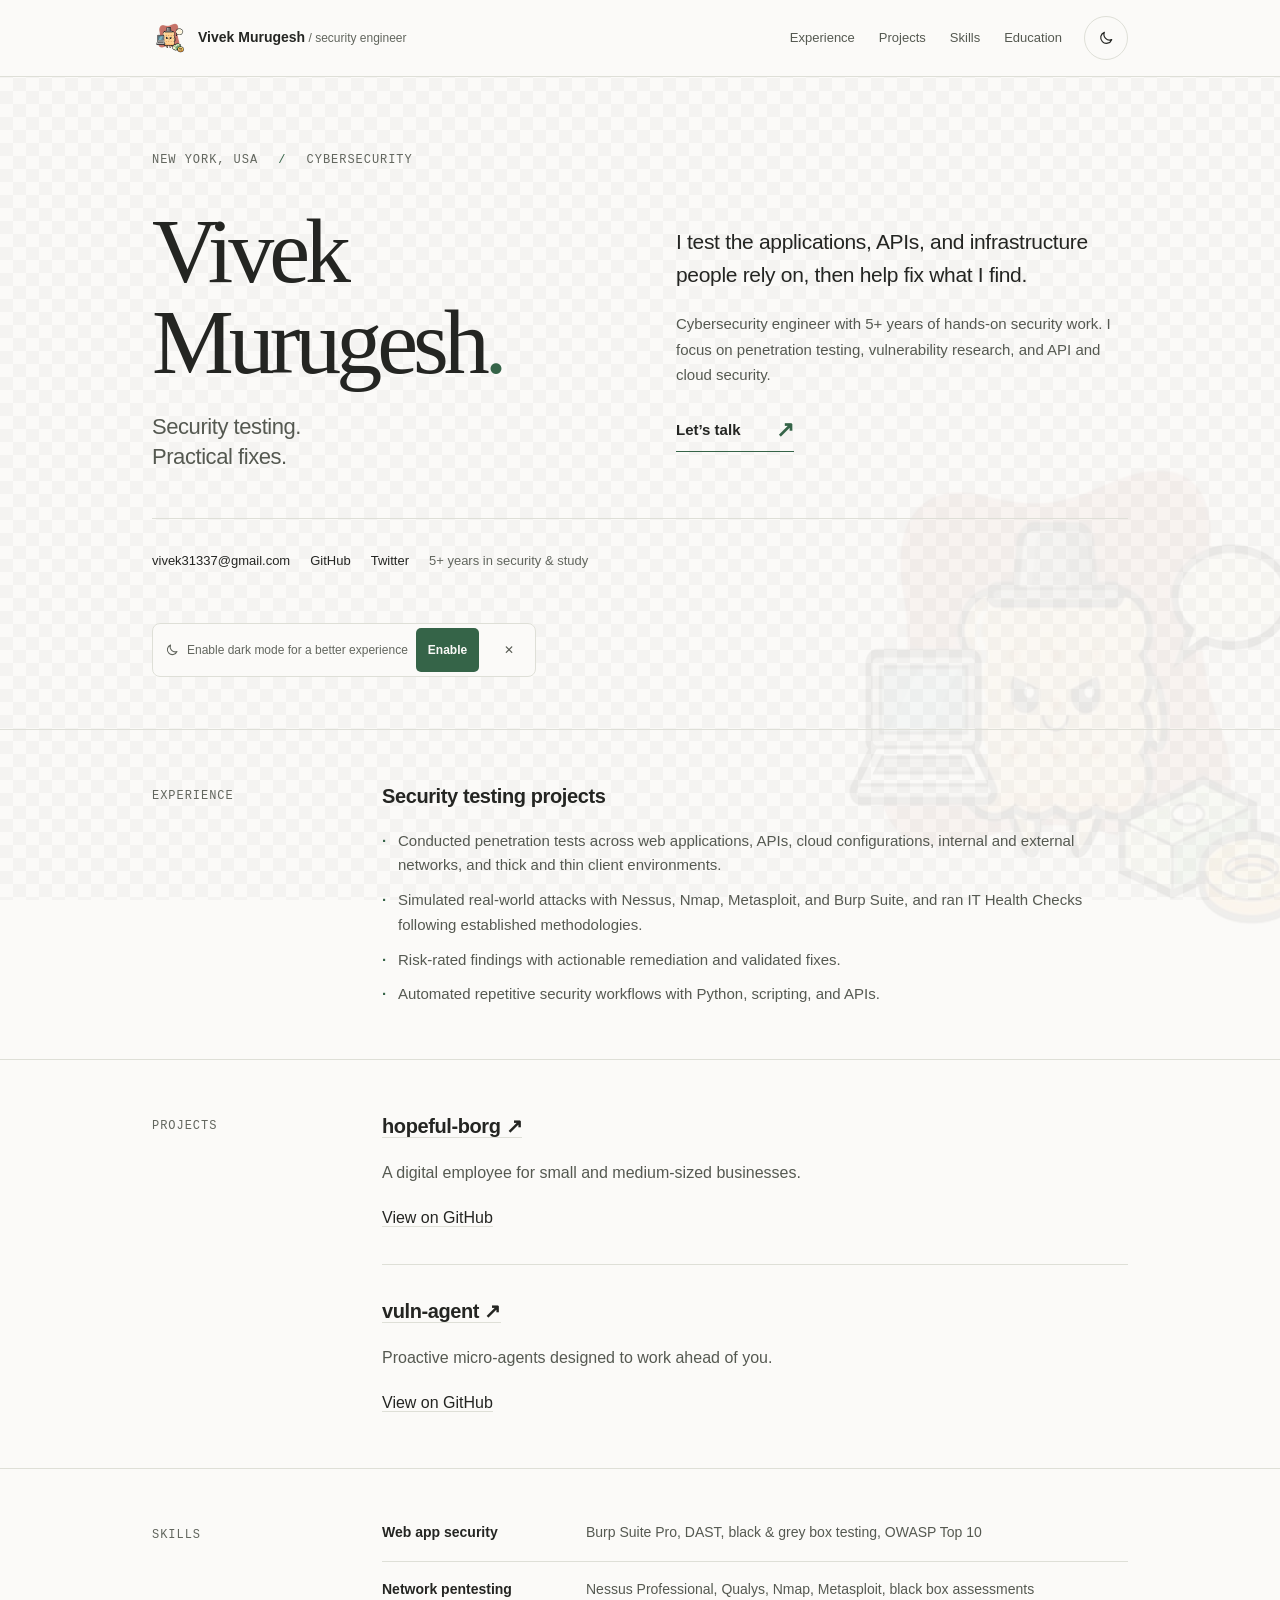
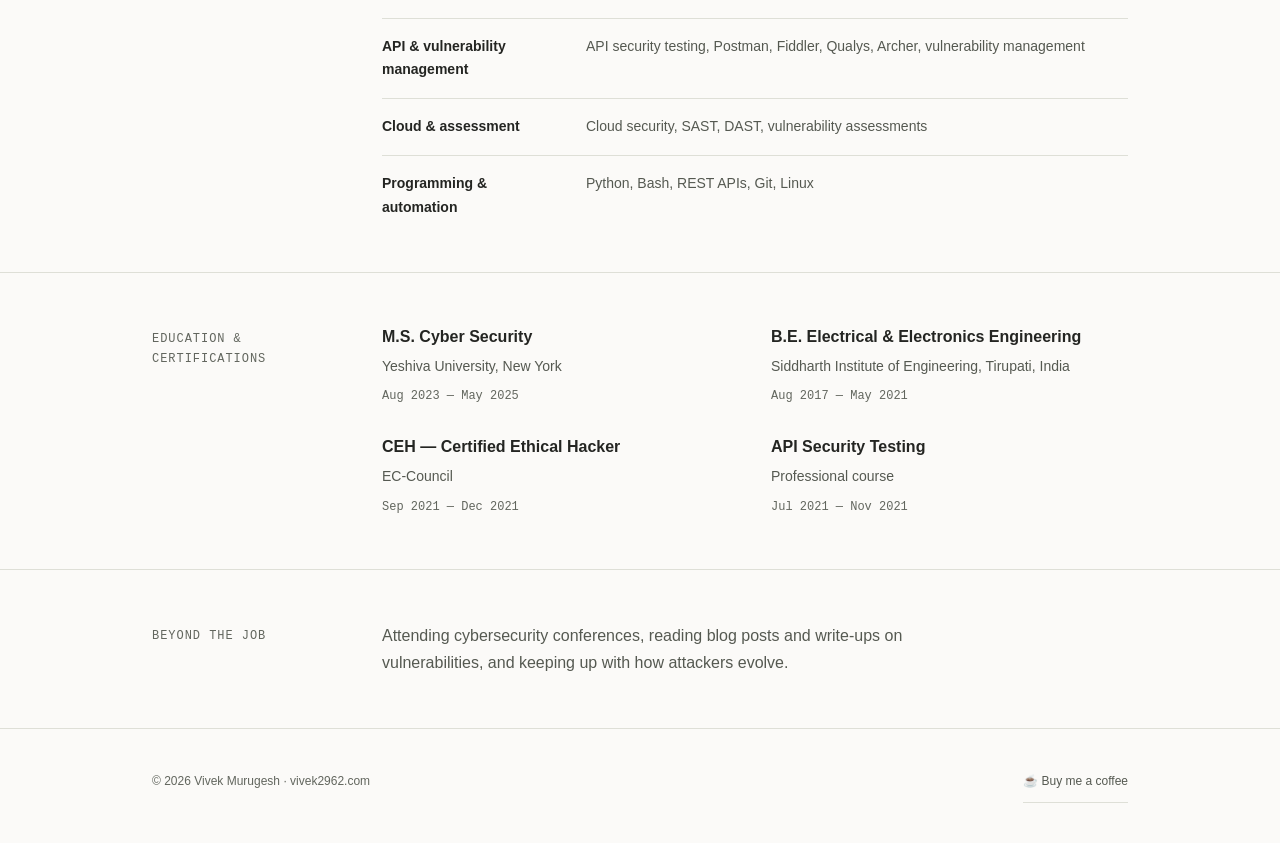
<file: index.html>
<!DOCTYPE html>
<html lang="en">
<head>
  <meta charset="UTF-8" />
  <meta name="viewport" content="width=device-width, initial-scale=1.0" />
  <title>Vivek Murugesh — Cybersecurity Engineer | Web, API & Cloud Security</title>
  <meta name="description" content="Vivek Murugesh — Cybersecurity Engineer with 5+ years of security work in web application, API, cloud and network security. Penetration testing, vulnerability research, and automation." />
  <meta name="author" content="Vivek Murugesh" />
  <meta name="robots" content="index, follow" />
  <link rel="canonical" href="https://www.vivek2962.com/" />
  <meta name="theme-color" content="#fbfaf8" media="(prefers-color-scheme: light)" />
  <meta name="theme-color" content="#151814" media="(prefers-color-scheme: dark)" />

  <!-- Open Graph -->
  <meta property="og:type" content="website" />
  <meta property="og:url" content="https://www.vivek2962.com/" />
  <meta property="og:title" content="Vivek Murugesh — Cybersecurity Engineer" />
  <meta property="og:description" content="Web application, API, cloud and network security. Penetration testing, API security, vulnerability research & automation." />
  <meta property="og:image" content="https://www.vivek2962.com/assets/img/og-image.png" />
  <meta property="og:image:width" content="1200" />
  <meta property="og:image:height" content="630" />
  <meta property="og:site_name" content="Vivek Murugesh" />
  <meta property="og:locale" content="en_US" />

  <!-- Twitter Card -->
  <meta name="twitter:card" content="summary_large_image" />
  <meta name="twitter:site" content="@vivek31337" />
  <meta name="twitter:creator" content="@vivek31337" />
  <meta name="twitter:title" content="Vivek Murugesh — Cybersecurity Engineer" />
  <meta name="twitter:description" content="Web application, API, cloud and network security. Penetration testing, API security, vulnerability research & automation." />
  <meta name="twitter:image" content="https://www.vivek2962.com/assets/img/og-image.png" />

  <!-- Structured data: Person -->
  <script type="application/ld+json">
  {
    "@context": "https://schema.org",
    "@type": "Person",
    "name": "Vivek Murugesh",
    "url": "https://www.vivek2962.com/",
    "image": "https://www.vivek2962.com/assets/img/og-image.png",
    "jobTitle": "Cybersecurity Engineer",
    "description": "Cybersecurity Engineer with 5+ years of security work in web application, API, cloud and network security. Penetration testing, API security, vulnerability research and automation.",
    "address": { "@type": "PostalAddress", "addressLocality": "New York", "addressRegion": "NY", "addressCountry": "US" },
    "sameAs": [
      "https://github.com/vivek29621",
      "https://x.com/vivek31337"
    ],
    "alumniOf": [
      { "@type": "CollegeOrUniversity", "name": "Yeshiva University" },
      { "@type": "CollegeOrUniversity", "name": "Siddharth Institute of Engineering" }
    ],
    "knowsAbout": [
      "Penetration Testing", "API Security", "Web Application Security", "Network Security",
      "Cloud Security", "OWASP Top 10", "Burp Suite", "Nessus", "Nmap", "Metasploit", "Python"
    ]
  }
  </script>

  <link rel="icon" type="image/png" sizes="32x32" href="assets/img/favicon-32.png" />
  <link rel="icon" type="image/png" sizes="64x64" href="assets/img/favicon-64.png" />
  <link rel="icon" type="image/png" sizes="128x128" href="assets/img/favicon.png" />
  <link rel="apple-touch-icon" sizes="180x180" href="assets/img/favicon-180.png" />
  <link rel="stylesheet" href="assets/css/style.css?v=17" />
  <script>(function(){var t='light';try{if(localStorage.getItem('theme')==='dark')t='dark';}catch(e){}document.documentElement.dataset.theme=t;})();</script>
</head>
<body>
  <a class="skip-link" href="#top">Skip to content</a>
  <div class="bg-checker" aria-hidden="true"></div>
  <div class="bg-logo" aria-hidden="true"><img src="assets/img/logo-watermark.png" alt="" /></div>
  <header class="site-header">
    <div class="wrap header-inner">
      <a class="logo" href="#top"><img src="assets/img/favicon-64.png" alt="" class="logo-img" /><span>Vivek Murugesh<span class="logo-sub"> / security engineer</span></span></a>
      <nav class="nav" aria-label="Primary">
        <a href="#experience">Experience</a>
        <a href="#projects">Projects</a>
        <a href="#skills">Skills</a>
        <a href="#education">Education</a>
        <button class="theme-toggle" id="themeToggle" type="button" aria-label="Toggle dark mode" title="Toggle dark mode">
          <svg class="icon-sun" viewBox="0 0 24 24" width="16" height="16" fill="none" stroke="currentColor" stroke-width="1.8" stroke-linecap="round" aria-hidden="true"><circle cx="12" cy="12" r="4.5"/><path d="M12 2v2.5M12 19.5V22M2 12h2.5M19.5 12H22M4.6 4.6l1.8 1.8M17.6 17.6l1.8 1.8M4.6 19.4l1.8-1.8M17.6 6.4l1.8-1.8"/></svg>
          <svg class="icon-moon" viewBox="0 0 24 24" width="16" height="16" fill="none" stroke="currentColor" stroke-width="1.8" stroke-linecap="round" stroke-linejoin="round" aria-hidden="true"><path d="M20.5 14.5A8.5 8.5 0 019.5 3.5 8.5 8.5 0 1020.5 14.5z"/></svg>
        </button>
      </nav>
    </div>
  </header>

  <main id="top" tabindex="-1">
    <!-- Hero -->
    <section class="hero reveal">
      <div class="wrap">
        <p class="eyebrow">New York, USA <span aria-hidden="true">/</span> Cybersecurity</p>
        <div class="hero-grid">
          <div>
            <h1 class="hero-name">Vivek<br />Murugesh<span class="name-period">.</span></h1>
            <p class="hero-role">Security testing.<br /> Practical fixes.</p>
          </div>
          <div class="hero-intro">
            <p class="hero-bio">I test the applications, APIs, and infrastructure people rely on, then help fix what I find.</p>
            <p class="hero-detail">Cybersecurity engineer with 5+ years of hands-on security work. I focus on penetration testing, vulnerability research, and API and cloud security.</p>
            <a class="contact-link" href="mailto:vivek31337@gmail.com">Let’s talk <span aria-hidden="true">↗</span></a>
          </div>
        </div>
        <p class="hero-meta">
          <a href="mailto:vivek31337@gmail.com">vivek31337@gmail.com</a>
          <span aria-hidden="true">·</span>
          <a href="https://github.com/vivek29621" target="_blank" rel="noopener">GitHub</a>
          <span aria-hidden="true">·</span>
          <a href="https://x.com/vivek31337" target="_blank" rel="noopener">Twitter</a>
          <span aria-hidden="true">·</span>
          <span>5+ years in security &amp; study</span>
        </p>
        <div class="dark-note" id="darkNote">
          <svg viewBox="0 0 24 24" width="14" height="14" fill="none" stroke="currentColor" stroke-width="1.8" stroke-linecap="round" stroke-linejoin="round" aria-hidden="true"><path d="M20.5 14.5A8.5 8.5 0 019.5 3.5 8.5 8.5 0 1020.5 14.5z"/></svg>
          <span class="note-text-light">Enable dark mode for a better experience</span>
          <span class="note-text-dark">Dark mode on — disable anytime</span>
          <button class="note-enable" type="button" onclick="document.documentElement.dataset.theme='dark';try{localStorage.setItem('theme','dark')}catch(e){};var t=document.getElementById('themeToggle');if(t)t.setAttribute('aria-pressed','true')">Enable</button>
          <button class="note-disable" type="button" onclick="document.documentElement.dataset.theme='light';try{localStorage.setItem('theme','light')}catch(e){};var t=document.getElementById('themeToggle');if(t)t.setAttribute('aria-pressed','false')">Disable</button>
          <button class="note-close" type="button" aria-label="Dismiss" onclick="try{localStorage.setItem('darkNoteDismissed','1')}catch(e){};this.closest('.dark-note').hidden=true">✕</button>
        </div>
      </div>
    </section>

    <!-- Experience -->
    <section class="section reveal" id="experience">
      <div class="wrap">
        <h2 class="section-title">Experience</h2>

        <article class="job">
          <div class="job-head">
            <h3>Security testing projects</h3>
          </div>
          <ul class="job-points">
            <li>Conducted penetration tests across web applications, APIs, cloud configurations, internal and external networks, and thick and thin client environments.</li>
            <li>Simulated real-world attacks with Nessus, Nmap, Metasploit, and Burp Suite, and ran IT Health Checks following established methodologies.</li>
            <li>Risk-rated findings with actionable remediation and validated fixes.</li>
            <li>Automated repetitive security workflows with Python, scripting, and APIs.</li>
                      </ul>
        </article>
      </div>
    </section>

    <!-- Projects -->
    <section class="section reveal" id="projects">
      <div class="wrap">
        <h2 class="section-title">Projects</h2>
        <article class="project job">
          <h3><a href="https://github.com/vivek29621/hopeful-borg" target="_blank" rel="noopener">hopeful-borg <span aria-hidden="true">↗</span></a></h3>
          <p class="project-desc">A digital employee for small and medium-sized businesses.</p>
          <a href="https://github.com/vivek29621/hopeful-borg" target="_blank" rel="noopener">View on GitHub</a>
        </article>
        <article class="project job">
          <h3><a href="https://github.com/vivek29621/vuln-agent" target="_blank" rel="noopener">vuln-agent <span aria-hidden="true">↗</span></a></h3>
          <p class="project-desc">Proactive micro-agents designed to work ahead of you.</p>
          <a href="https://github.com/vivek29621/vuln-agent" target="_blank" rel="noopener">View on GitHub</a>
        </article>
      </div>
    </section>

    <!-- Skills -->
    <section class="section reveal" id="skills">
      <div class="wrap">
        <h2 class="section-title">Skills</h2>
        <dl class="skills">
          <div class="skill-row">
            <dt>Web app security</dt>
            <dd>Burp Suite Pro, DAST, black &amp; grey box testing, OWASP Top 10</dd>
          </div>
          <div class="skill-row">
            <dt>Network pentesting</dt>
            <dd>Nessus Professional, Qualys, Nmap, Metasploit, black box assessments</dd>
          </div>
          <div class="skill-row">
            <dt>API &amp; vulnerability management</dt>
            <dd>API security testing, Postman, Fiddler, Qualys, Archer, vulnerability management</dd>
          </div>
          <div class="skill-row">
            <dt>Cloud &amp; assessment</dt>
            <dd>Cloud security, SAST, DAST, vulnerability assessments</dd>
          </div>
          <div class="skill-row">
            <dt>Programming &amp; automation</dt>
            <dd>Python, Bash, REST APIs, Git, Linux</dd>
          </div>
        </dl>
      </div>
    </section>

    <!-- Education -->
    <section class="section reveal" id="education">
      <div class="wrap">
        <h2 class="section-title">Education &amp; certifications</h2>
        <div class="edu-grid">
          <div class="edu-item">
            <h3>M.S. Cyber Security</h3>
            <p class="edu-school">Yeshiva University, New York</p>
            <p class="job-date mono">Aug 2023 — May 2025</p>
          </div>
          <div class="edu-item">
            <h3>B.E. Electrical &amp; Electronics Engineering</h3>
            <p class="edu-school">Siddharth Institute of Engineering, Tirupati, India</p>
            <p class="job-date mono">Aug 2017 — May 2021</p>
          </div>
          <div class="edu-item">
            <h3>CEH — Certified Ethical Hacker</h3>
            <p class="edu-school">EC-Council</p>
            <p class="job-date mono">Sep 2021 — Dec 2021</p>
          </div>
          <div class="edu-item">
            <h3>API Security Testing</h3>
            <p class="edu-school">Professional course</p>
            <p class="job-date mono">Jul 2021 — Nov 2021</p>
          </div>
        </div>
      </div>
    </section>

    <!-- Interests -->
    <section class="section reveal">
      <div class="wrap">
        <h2 class="section-title">Beyond the job</h2>
        <p class="plain-text">
          Attending cybersecurity conferences, reading blog posts and write-ups on
          vulnerabilities, and keeping up with how attackers evolve.
        </p>
      </div>
    </section>
  </main>

  <footer class="site-footer">
    <div class="wrap footer-inner">
      <p>© <span id="year">2026</span> Vivek Murugesh · vivek2962.com</p>
      <a class="footer-coffee" href="https://buymeacoffee.com/vivek2962" rel="noopener">☕ Buy me a coffee</a>
    </div>
  </footer>

  <script src="assets/js/main.js?v=17"></script>
</body>
</html>
</file>
<file: assets/css/style.css>
/* Vivek Murugesh: an editorial, content-first portfolio. */
:root{--bg:#fbfaf8;--bg-soft:#f4f3f0;--text:#242522;--text-muted:#555951;--text-faint:#62665e;--border:#dedfd7;--accent:#356448;--accent-underline:#dce9dc;--link:var(--text);--max-w:1040px;--font-sans:"Segoe UI",Helvetica,Arial,sans-serif;--font-mono:Consolas,"Liberation Mono",monospace}
[data-theme="dark"]{--bg:#151814;--bg-soft:#1d221c;--text:#eeeee7;--text-muted:#b6bcb1;--text-faint:#a1aa9b;--border:#343d30;--accent:#aad5ad;--accent-underline:#334c38;--link:var(--text);color-scheme:dark}
*{box-sizing:border-box;margin:0;padding:0}
html{scroll-behavior:smooth;scroll-padding-top:104px}
body{background:var(--bg);color:var(--text);font:16px/1.7 var(--font-sans);-webkit-font-smoothing:antialiased;transition:background .25s ease,color .25s ease;isolation:isolate}
::selection{background:var(--accent-underline)}
a{color:var(--link);text-decoration:none;border-bottom:1px solid var(--border);transition:color .15s,border-color .15s}
a:hover{color:var(--accent);border-color:var(--accent)}
a:focus-visible,button:focus-visible{outline:2px solid var(--accent);outline-offset:4px}
button{font:inherit;cursor:pointer}
img{max-width:100%}
ul{list-style:none}
.wrap{max-width:var(--max-w);margin:auto;padding:0 32px}
.mono{font-family:var(--font-mono)}
.skip-link{position:fixed;top:8px;left:16px;z-index:100;padding:10px 16px;background:var(--bg);transform:translateY(-150%)}
.skip-link:focus{transform:none}
.bg-checker,.bg-logo{position:fixed;pointer-events:none;z-index:-1}
.bg-checker{inset:0;background:repeating-conic-gradient(rgba(0,0,0,.028) 0% 25%,transparent 0% 50%) 0 0/26px 26px}
[data-theme="dark"] .bg-checker{background-image:repeating-conic-gradient(rgba(255,255,255,.03) 0% 25%,transparent 0% 50%)}
.bg-logo{right:-3vmin;bottom:-3vmin;width:min(56vmin,460px);opacity:.05;transition:opacity .25s}
[data-theme="dark"] .bg-logo{opacity:.06}
.bg-logo img{display:block;width:100%}
.site-header{position:sticky;top:0;z-index:50;background:var(--bg);border-bottom:1px solid var(--border)}
.header-inner{min-height:76px;display:flex;align-items:center;justify-content:space-between;gap:16px}
.logo{display:flex;gap:10px;align-items:center;border:0;font-weight:600;font-size:14px;white-space:nowrap;min-height:44px}
.logo-img{width:36px;height:36px;object-fit:contain}
.logo-sub{font-size:12px;font-weight:400;color:var(--text-faint)}
.nav{display:flex;align-items:center;gap:4px}
.nav a{display:inline-flex;align-items:center;min-height:44px;padding:6px 10px;border:0;font-size:13px;color:var(--text-muted);border-radius:6px}
.nav a:hover,.theme-toggle:hover{background:var(--bg-soft);color:var(--accent)}
.theme-toggle{display:inline-flex;align-items:center;justify-content:center;width:44px;height:44px;flex-shrink:0;border:1px solid var(--border);border-radius:50%;background:transparent;color:var(--text);margin-left:8px}
[data-theme="light"] .icon-sun,[data-theme="dark"] .icon-moon{display:none}
.hero{padding:74px 0 52px}
.eyebrow{font:12px/1.6 var(--font-mono);letter-spacing:.08em;text-transform:uppercase;color:var(--text-faint);margin-bottom:36px}
.eyebrow span{margin:0 12px;color:var(--accent)}
.hero-grid{display:grid;grid-template-columns:1fr 1fr;gap:72px;align-items:center;margin-bottom:46px}
.hero-name{font-family:Georgia,"Times New Roman",serif;font-weight:400;font-size:clamp(62px,7.5vw,92px);letter-spacing:-.055em;line-height:.99;margin-bottom:24px}
.name-period{color:var(--accent)}
.hero-role{font-size:22px;line-height:1.35;font-weight:400;letter-spacing:-.02em;color:var(--text-muted)}
.hero-bio{font-size:21px;line-height:1.55;letter-spacing:-.015em;margin-bottom:20px;text-wrap:pretty}
.hero-detail{color:var(--text-muted);font-size:15px;margin-bottom:20px}
.contact-link{display:inline-flex;align-items:center;gap:36px;min-height:44px;font-size:15px;font-weight:600;border-color:var(--accent)}
.contact-link span{color:var(--accent);font-size:22px}
.hero-meta{display:flex;flex-wrap:wrap;align-items:center;gap:12px 20px;border-top:1px solid var(--border);padding-top:20px;font-size:13px;color:var(--text-faint);margin-bottom:20px}
.hero-meta>span[aria-hidden]{display:none}
.hero-meta a{display:inline-flex;align-items:center;min-height:44px;border:0}
.resume-lock{gap:8px;padding:8px 14px;border:1px solid var(--border)!important;border-radius:8px;background:var(--bg-soft);font-weight:600;margin-left:auto}
.resume-lock:hover{border-color:var(--accent)!important}
.hero-note{display:flex;align-items:baseline;gap:10px;font-size:13px;color:var(--text-muted);max-width:680px}
.dot{width:7px;height:7px;flex-shrink:0;border-radius:50%;background:var(--accent)}
.dark-note{display:inline-flex;align-items:center;flex-wrap:wrap;gap:8px;margin-top:20px;font-size:12px;color:var(--text-faint);padding:4px 4px 4px 12px;border:1px solid var(--border);border-radius:8px;background:var(--bg)}
.dark-note[hidden]{display:none}
.dark-note>svg{flex-shrink:0}
.note-text-dark,.note-disable{display:none}
[data-theme="dark"] .note-text-light,[data-theme="dark"] .note-enable{display:none}
[data-theme="dark"] .note-text-dark{display:inline}
[data-theme="dark"] .note-disable{display:inline-flex}
.note-enable,.note-disable{align-items:center;justify-content:center;min-height:44px;padding:8px 12px;background:var(--accent);color:var(--bg);font-size:12px;font-weight:600;border:0;border-radius:5px}
.note-close{width:44px;height:44px;background:none;color:var(--text-muted);border:0;border-radius:5px}
.note-close:hover{background:var(--bg-soft)}
.section{padding:52px 0;border-top:1px solid var(--border)}
.section>.wrap{display:grid;grid-template-columns:190px minmax(0,1fr);gap:0 40px}
.section-title{grid-column:1;grid-row:1 / span 20;font:12px/1.7 var(--font-mono);text-transform:uppercase;letter-spacing:.08em;color:var(--text-faint);padding-top:4px}
.section>.wrap>:not(.section-title){grid-column:2;min-width:0}
.job{padding-bottom:32px;margin-bottom:32px;border-bottom:1px solid var(--border)}
.job:last-child{padding:0;margin:0;border:0}
.job-head{margin-bottom:18px}
.job-head h3,.project h3{font-size:20px;line-height:1.45;letter-spacing:-.02em;font-weight:600;margin-bottom:6px;text-wrap:pretty}
.at{color:var(--text-faint);font-weight:400}
.job-date{font:12px/1.7 var(--font-mono);color:var(--text-faint)}
.job-points{display:grid;gap:10px}
.job-points li{padding-left:16px;position:relative;color:var(--text-muted);font-size:15px;line-height:1.65}
.job-points li:before{content:"·";position:absolute;left:0;color:var(--accent);font-weight:bold}
.project-desc{margin:18px 0;color:var(--text-muted);max-width:60ch}
.skill-row{display:grid;grid-template-columns:180px minmax(0,1fr);gap:24px;padding:16px 0;border-bottom:1px solid var(--border);font-size:14px}
.skill-row:first-child{padding-top:0}
.skill-row:last-child{border:0;padding-bottom:0}
.skill-row dt{font-weight:600}
.skill-row dd{color:var(--text-muted)}
.edu-grid{display:grid;grid-template-columns:1fr 1fr;gap:28px 32px}
.edu-item h3{font-size:16px;font-weight:600;line-height:1.5;margin-bottom:6px}
.edu-school{font-size:14px;color:var(--text-muted);margin-bottom:8px}
.plain-text{color:var(--text-muted);max-width:60ch}
.site-footer{padding:30px 0 40px;border-top:1px solid var(--border)}
.footer-inner{display:flex;justify-content:space-between;align-items:center;gap:16px;flex-wrap:wrap;font-size:12px;color:var(--text-faint)}
.footer-coffee{display:inline-flex;align-items:center;min-height:44px;color:var(--text-muted)}
/* Content remains visible when JavaScript or observers are unavailable. */
.reveal{opacity:1}
.error-wrap{text-align:center;padding-top:80px;padding-bottom:100px}
.section>.error-wrap{display:block}
.error-code{font:88px/1.2 Georgia,serif;color:var(--text-muted)}
.error-msg{margin:20px 0 28px}
.btn-home{display:inline-flex;align-items:center;min-height:44px;padding:10px 22px;border:1px solid var(--border);border-radius:8px;background:var(--bg-soft)}
@media(max-width:960px){.logo-sub{display:none}.hero-grid{gap:40px}.section>.wrap{grid-template-columns:150px minmax(0,1fr);gap:0 24px}.skill-row{grid-template-columns:150px minmax(0,1fr)}}
@media(max-width:720px){html{scroll-padding-top:130px}.wrap{padding:0 24px}.header-inner{flex-wrap:wrap;gap:0;padding-top:10px;padding-bottom:6px}.logo{width:100%}.nav{width:100%;justify-content:space-between}.nav a{padding:6px 8px}.theme-toggle{margin-left:auto}.hero{padding:44px 0 36px}.eyebrow{margin-bottom:28px}.hero-grid{grid-template-columns:1fr;gap:30px;margin-bottom:30px}.hero-name{font-size:72px}.hero-role br{display:none}.hero-role br:after{content:" "}.hero-bio{max-width:40ch}.hero-intro{max-width:54ch}.hero-meta{gap:8px 18px}.resume-lock{margin-left:0}.section{padding:36px 0}.section>.wrap{display:block}.section-title{margin-bottom:28px}.skill-row{grid-template-columns:160px minmax(0,1fr)}.footer-inner{align-items:flex-start;flex-direction:column;gap:6px}}
@media(max-width:420px){.wrap{padding-left:18px;padding-right:18px}.hero-name{font-size:64px}.nav a{padding:6px;font-size:12px}.hero-role{font-size:20px}.skill-row{grid-template-columns:1fr;gap:4px}.edu-grid{grid-template-columns:1fr}.dark-note{border-radius:8px}.dark-note>span{flex:1 1 190px}.hero-meta>span:not([aria-hidden]){flex-basis:100%}}
@media(prefers-reduced-motion:reduce){html{scroll-behavior:auto}*,*::before,*::after{transition:none!important;animation:none!important}}
</file>
